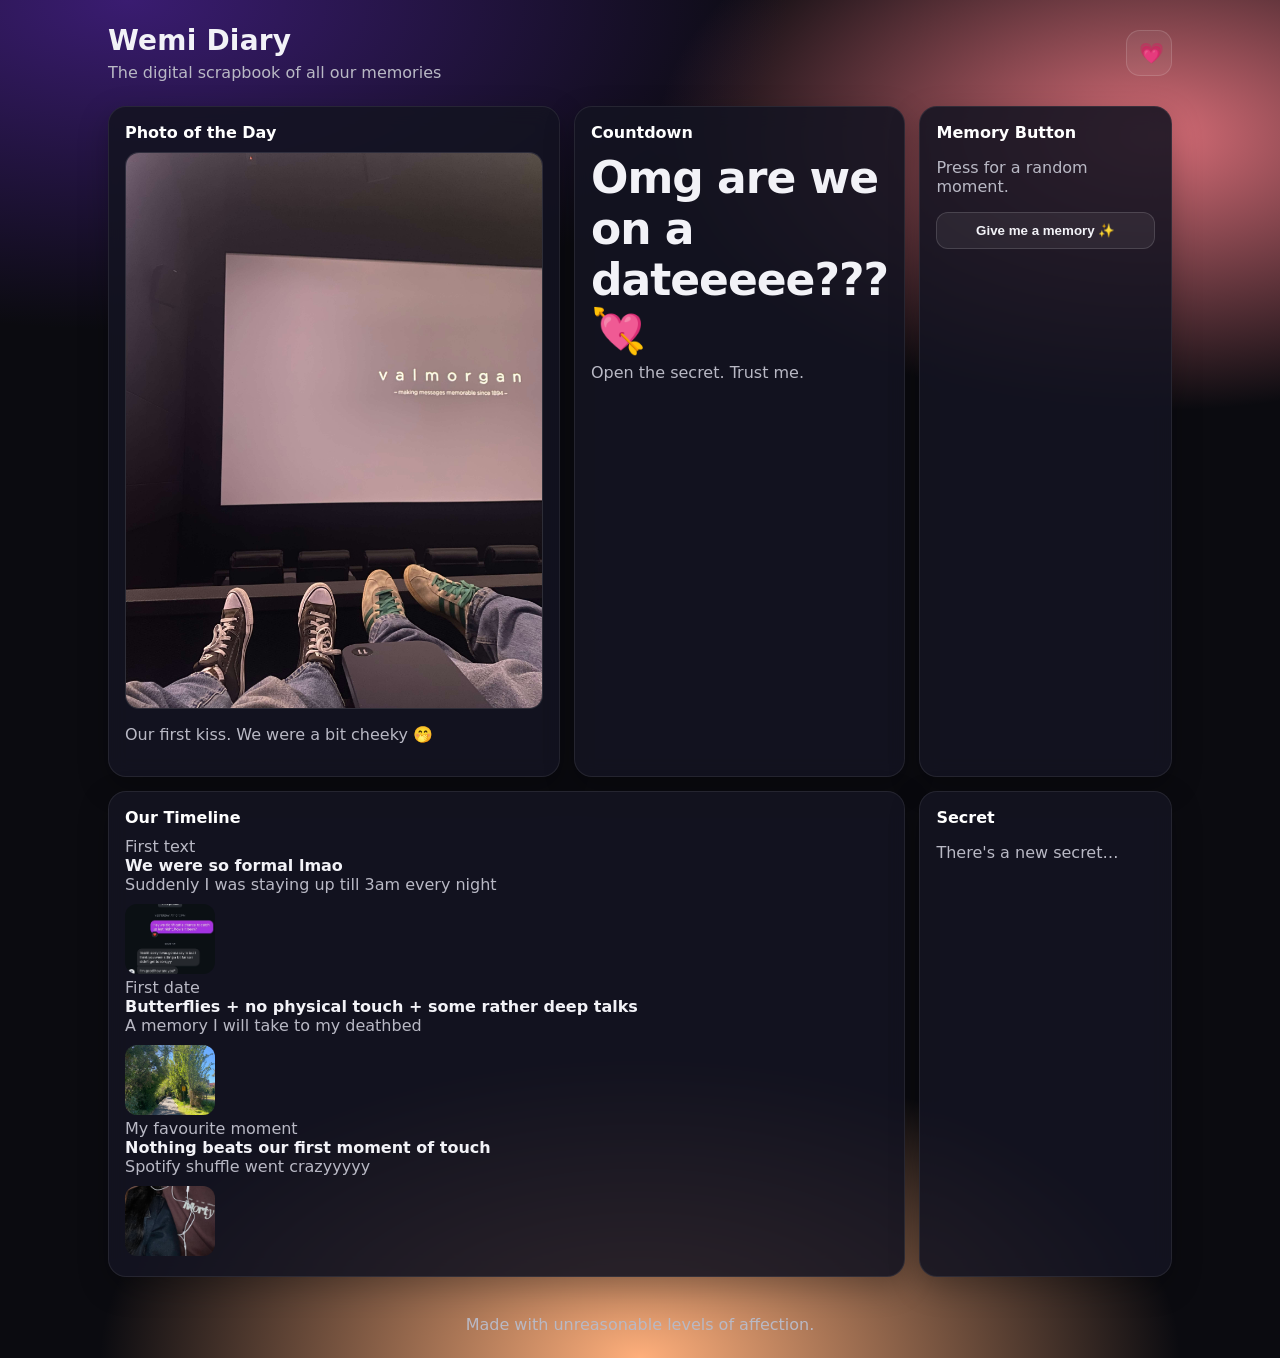
<file: index.html>
<!doctype html>
<html lang="en">
<head>
  <meta charset="utf-8" />
  <meta name="viewport" content="width=device-width, initial-scale=1" />
  <title>Wemi Diary 💘</title>
  <link rel="stylesheet" href="style.css" />
</head>
<body>
  <header class="top">
    <div>
      <h1>Wemi Diary</h1>
      <p class="sub">The digital scrapbook of all our memories</p>
    </div>
    <button id="heartBtn" class="heart" aria-label="Send love">💗</button>
  </header>

  <main class="grid">
    <section class="card photo">
      <h2>Photo of the Day</h2>
      <img id="photoOfDay" alt="Photo of the day" />
      <p id="photoCaption" class="muted"></p>
    </section>

    <section class="card">
      <h2>Countdown</h2>
      <div class="count">
        <div class="big" id="countdownBig">—</div>
        <div class="muted" id="countdownSmall">Set your date in app.js</div>
      </div>
    </section>

    <section class="card memoryCard">
      <h2>Memory Button</h2>
      <p class="muted">Press for a random moment.</p>
      <button id="memoryBtn" class="primary">Give me a memory ✨</button>
      <div class="memory">
        <img id="memoryImg" alt="" />
        <p id="memoryText"></p>
      </div>
    </section>

    <section class="card timeline">
      <h2>Our Timeline</h2>
      <div id="timeline"></div>
    </section>

    <section class="card secret">
      <h2>Secret</h2>
      <p class="muted">There's a new secret…</p>
      <div id="secretBox" class="secretBox hidden">
        <h3>Message unlocked 💌</h3>
        <p id="secretMessage"></p>
      </div>
    </section>
  </main>

  <footer class="foot muted">
    Made with unreasonable levels of affection.
  </footer>

  <script src="app.js"></script>
</body>
</html>
</file>
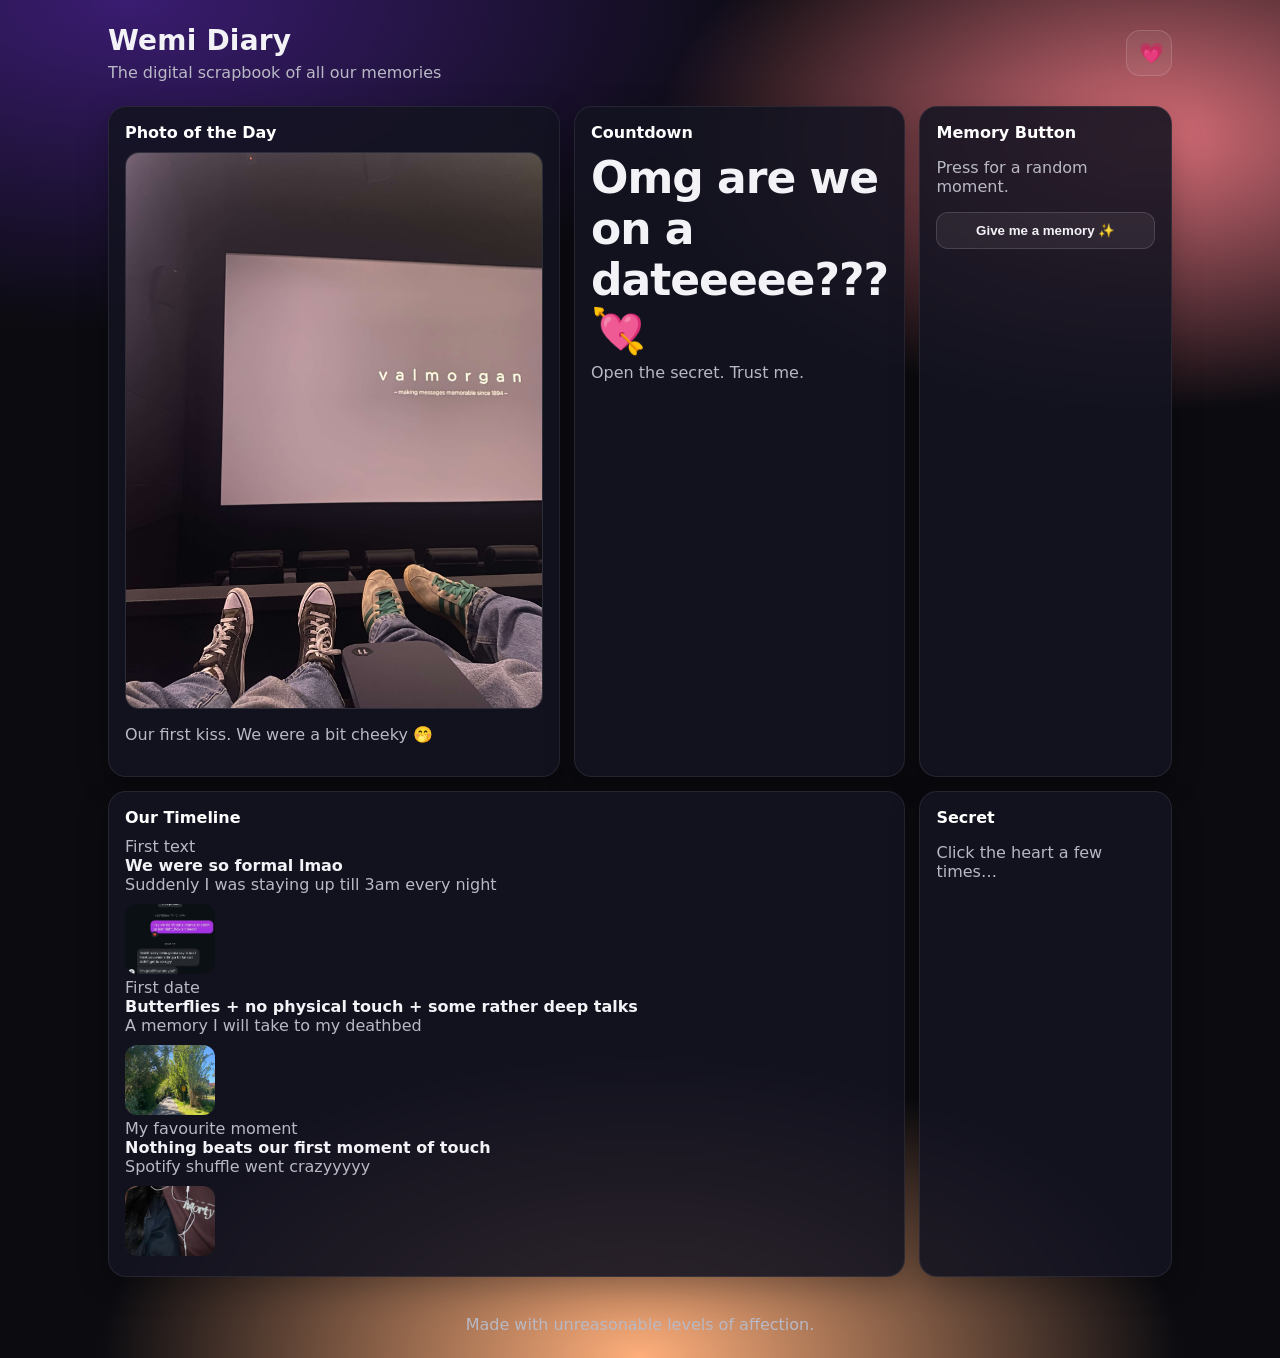
<file: love-dashboard/index.html>
<!doctype html>
<html lang="en">
<head>
  <meta charset="utf-8" />
  <meta name="viewport" content="width=device-width, initial-scale=1" />
  <title>Wemi Diary 💘</title>
  <link rel="stylesheet" href="style.css" />
</head>
<body>
  <header class="top">
    <div>
      <h1>Wemi Diary</h1>
      <p class="sub">The digital scrapbook of all our memories</p>
    </div>
    <button id="heartBtn" class="heart" aria-label="Send love">💗</button>
  </header>

  <main class="grid">
    <section class="card photo">
      <h2>Photo of the Day</h2>
      <img id="photoOfDay" alt="Photo of the day" />
      <p id="photoCaption" class="muted"></p>
    </section>

    <section class="card">
      <h2>Countdown</h2>
      <div class="count">
        <div class="big" id="countdownBig">—</div>
        <div class="muted" id="countdownSmall">Set your date in app.js</div>
      </div>
    </section>

    <section class="card memoryCard">
      <h2>Memory Button</h2>
      <p class="muted">Press for a random moment.</p>
      <button id="memoryBtn" class="primary">Give me a memory ✨</button>
      <div class="memory">
        <img id="memoryImg" alt="" />
        <p id="memoryText"></p>
      </div>
    </section>

    <section class="card timeline">
      <h2>Our Timeline</h2>
      <div id="timeline"></div>
    </section>

    <section class="card secret">
      <h2>Secret</h2>
      <p class="muted">Click the heart a few times…</p>
      <div id="secretBox" class="secretBox hidden">
        <h3>Message unlocked 💌</h3>
        <p id="secretMessage"></p>
      </div>
    </section>
  </main>

  <footer class="foot muted">
    Made with unreasonable levels of affection.
  </footer>

  <script src="app.js"></script>
</body>
</html>
</file>
<file: style.css>
:root { --bg:#0b0b10; --card:#141421; --text:#f2f2f7; --muted:#b9b9c5; }
* { box-sizing:border-box; }
body {
  margin:0; font-family: system-ui, -apple-system, Segoe UI, Roboto, Arial;
  background: radial-gradient(1200px 600px at 10% 0%, #3a1c71 0%, transparent 55%),
              radial-gradient(900px 500px at 90% 10%, #d76d77 0%, transparent 55%),
              radial-gradient(900px 500px at 50% 100%, #ffaf7b 0%, transparent 60%),
              var(--bg);
  color:var(--text);
}
.top{
  display:flex; justify-content:space-between; align-items:center;
  padding:24px 18px 10px; max-width:1100px; margin:0 auto;
}
h1{ margin:0; font-size:28px; letter-spacing:0.2px; }
.sub{ margin:6px 0 0; color:var(--muted); }
.grid{
  max-width:1100px; margin:0 auto; padding:14px 18px 30px;
  display:grid; grid-template-columns: repeat(12, 1fr); gap:14px;
}
.card{
  background: rgba(20,20,33,0.88);
  border:1px solid rgba(255,255,255,0.08);
  border-radius:18px; padding:16px;
  box-shadow: 0 10px 30px rgba(0,0,0,0.25);
  backdrop-filter: blur(10px);
}
.card h2{ margin:0 0 10px; font-size:16px; color:#ffffff; }
.muted{ color:var(--muted); }
.photo{ grid-column: span 7; }
.photo img{
  width: 100%;
  height: auto;
  max-height: 70vh;
  object-fit: contain;
  background: rgba(255,255,255,0.04); /* subtle frame behind the image */
  border-radius: 14px;
  border: 1px solid rgba(255,255,255,0.08);
  display: block;
}
.row{ display:flex; gap:10px; margin-top:10px; }
button{
  border:1px solid rgba(255,255,255,0.14); background:rgba(255,255,255,0.06);
  color:var(--text); padding:10px 12px; border-radius:12px; cursor:pointer;
}
button:hover{ background:rgba(255,255,255,0.10); }
.primary{ width:100%; font-weight:600; }
.heart{
  font-size:20px; width:46px; height:46px; border-radius:14px;
  display:grid; place-items:center;
}
.count{ display:flex; flex-direction:column; gap:6px; }
.big{ font-size:44px; font-weight:700; letter-spacing:-1px; }
.memory{ margin-top:12px; display:grid; gap:10px; }
.memory img{ width:100%; height: auto; object-fit:cover; border-radius:14px; display:none; }
.memoryCard { grid-column: span 4; }
.timeline{ grid-column: span 8; }
.secret{ grid-column: span 4; }
#timeline .item{
  display: flex;
  flex-direction: column;   /* 👈 stack vertically */
  gap: 10px;
}
#timeline img{
  width: 90px;
  height: 70px;
  object-fit: cover;
  border-radius: 12px;
  background: rgba(0,0,0,0.25);
  transition:
    transform 200ms ease,
    box-shadow 200ms ease,
    border-radius 200ms ease;
  transform-origin: center center;
}
#timeline img:hover{
  transform: scale(4);
  z-index: 10;
  box-shadow: 0 16px 40px rgba(0,0,0,0.45);
  border-radius: 16px;
}
#timeline .title{ font-weight:650; }
.secretBox{
  margin-top:12px; padding:14px; border-radius:14px;
  background: rgba(255,255,255,0.06);
  border:1px solid rgba(255,255,255,0.10);
}
.hidden{ display:none; }
.foot{ text-align:center; padding:8px 18px 24px; }
@media (max-width: 900px){
  .photo{ grid-column: span 12; }
  .timeline{ grid-column: span 12; }
  .secret{ grid-column: span 12; }
  .photo img{ height:260px; }
}
</file>
<file: love-dashboard/style.css>
:root { --bg:#0b0b10; --card:#141421; --text:#f2f2f7; --muted:#b9b9c5; }
* { box-sizing:border-box; }
body {
  margin:0; font-family: system-ui, -apple-system, Segoe UI, Roboto, Arial;
  background: radial-gradient(1200px 600px at 10% 0%, #3a1c71 0%, transparent 55%),
              radial-gradient(900px 500px at 90% 10%, #d76d77 0%, transparent 55%),
              radial-gradient(900px 500px at 50% 100%, #ffaf7b 0%, transparent 60%),
              var(--bg);
  color:var(--text);
}
.top{
  display:flex; justify-content:space-between; align-items:center;
  padding:24px 18px 10px; max-width:1100px; margin:0 auto;
}
h1{ margin:0; font-size:28px; letter-spacing:0.2px; }
.sub{ margin:6px 0 0; color:var(--muted); }
.grid{
  max-width:1100px; margin:0 auto; padding:14px 18px 30px;
  display:grid; grid-template-columns: repeat(12, 1fr); gap:14px;
}
.card{
  background: rgba(20,20,33,0.88);
  border:1px solid rgba(255,255,255,0.08);
  border-radius:18px; padding:16px;
  box-shadow: 0 10px 30px rgba(0,0,0,0.25);
  backdrop-filter: blur(10px);
}
.card h2{ margin:0 0 10px; font-size:16px; color:#ffffff; }
.muted{ color:var(--muted); }
.photo{ grid-column: span 7; }
.photo img{
  width: 100%;
  height: auto;
  max-height: 70vh;
  object-fit: contain;
  background: rgba(255,255,255,0.04); /* subtle frame behind the image */
  border-radius: 14px;
  border: 1px solid rgba(255,255,255,0.08);
  display: block;
}
.row{ display:flex; gap:10px; margin-top:10px; }
button{
  border:1px solid rgba(255,255,255,0.14); background:rgba(255,255,255,0.06);
  color:var(--text); padding:10px 12px; border-radius:12px; cursor:pointer;
}
button:hover{ background:rgba(255,255,255,0.10); }
.primary{ width:100%; font-weight:600; }
.heart{
  font-size:20px; width:46px; height:46px; border-radius:14px;
  display:grid; place-items:center;
}
.count{ display:flex; flex-direction:column; gap:6px; }
.big{ font-size:44px; font-weight:700; letter-spacing:-1px; }
.memory{ margin-top:12px; display:grid; gap:10px; }
.memory img{ width:100%; height: auto; object-fit:cover; border-radius:14px; display:none; }
.memoryCard { grid-column: span 4; }
.timeline{ grid-column: span 8; }
.secret{ grid-column: span 4; }
#timeline .item{
  display: flex;
  flex-direction: column;   /* 👈 stack vertically */
  gap: 10px;
}
#timeline img{
  width: 90px;
  height: 70px;
  object-fit: cover;
  border-radius: 12px;
  background: rgba(0,0,0,0.25);
  transition:
    transform 200ms ease,
    box-shadow 200ms ease,
    border-radius 200ms ease;
  transform-origin: center center;
}
#timeline img:hover{
  transform: scale(4);
  z-index: 10;
  box-shadow: 0 16px 40px rgba(0,0,0,0.45);
  border-radius: 16px;
}
#timeline .title{ font-weight:650; }
.secretBox{
  margin-top:12px; padding:14px; border-radius:14px;
  background: rgba(255,255,255,0.06);
  border:1px solid rgba(255,255,255,0.10);
}
.hidden{ display:none; }
.foot{ text-align:center; padding:8px 18px 24px; }
@media (max-width: 900px){
  .photo{ grid-column: span 12; }
  .timeline{ grid-column: span 12; }
  .secret{ grid-column: span 12; }
  .photo img{ height:260px; }
}
</file>
